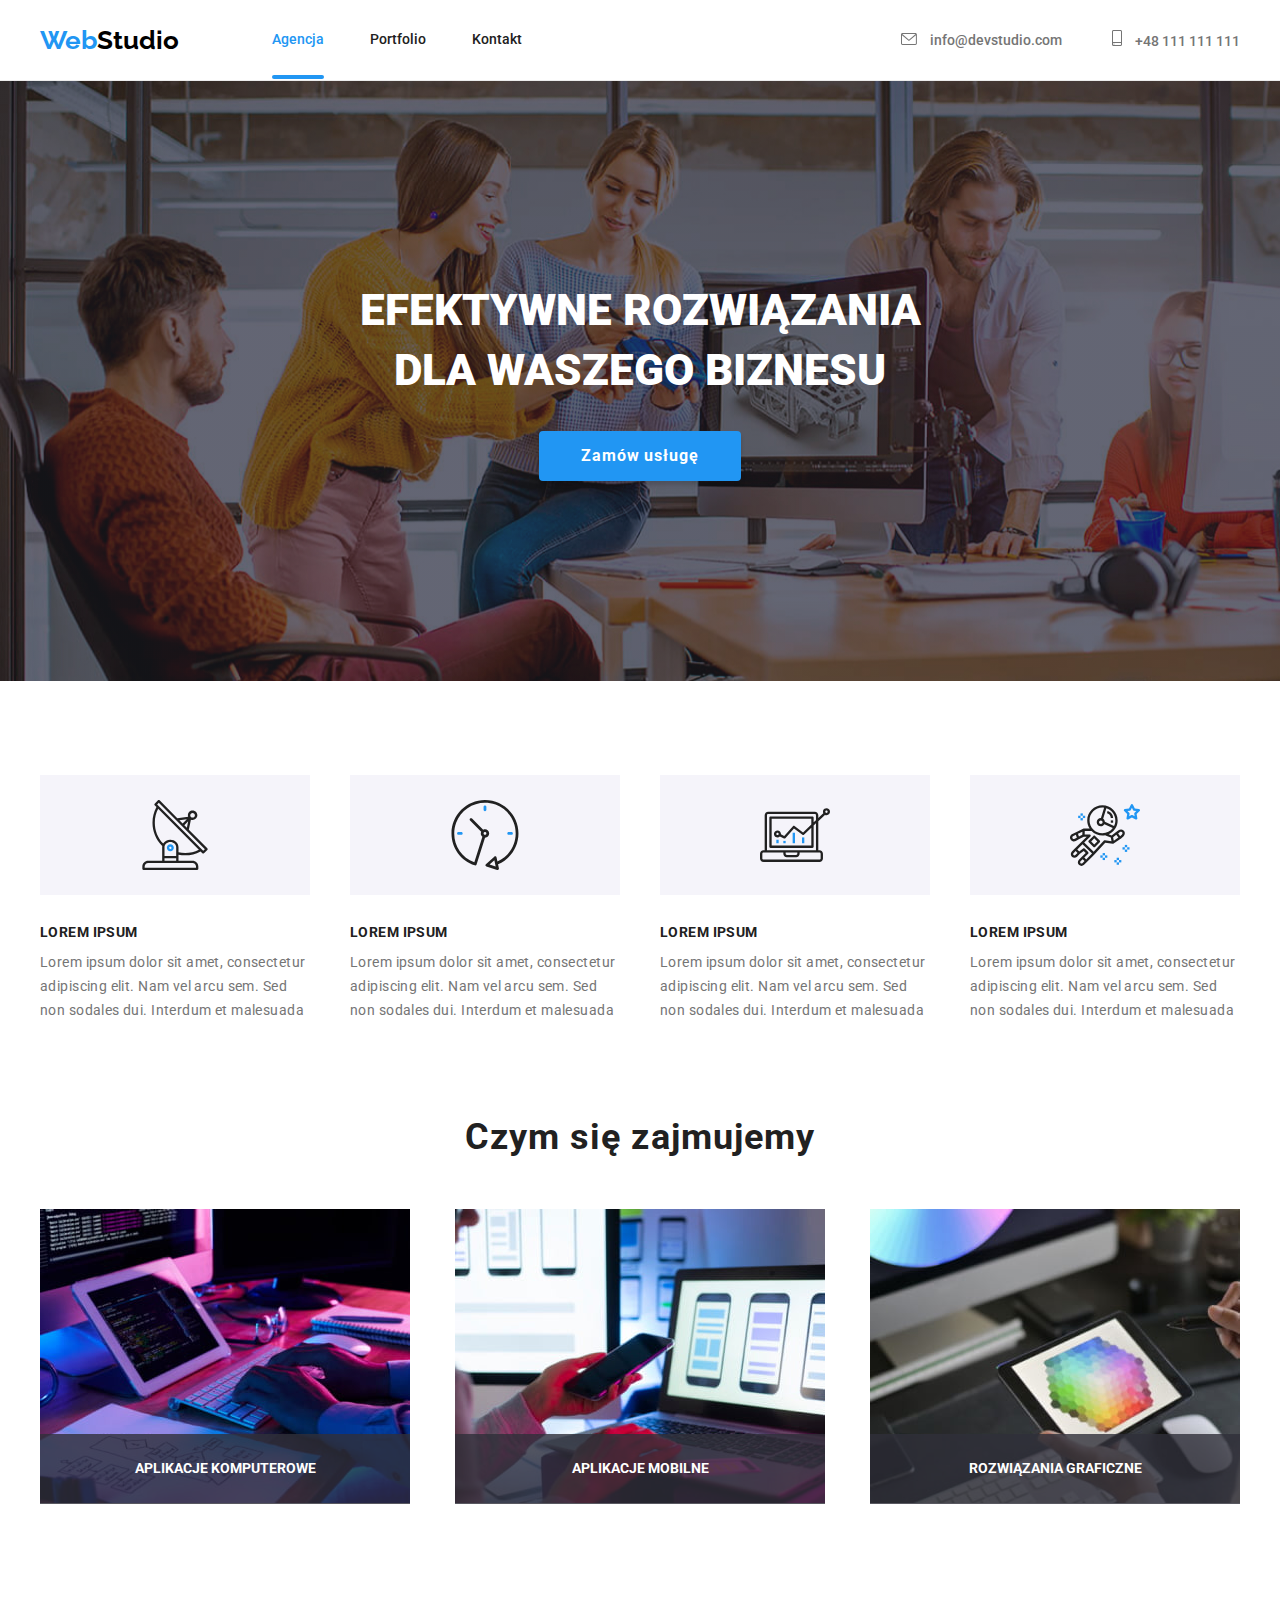
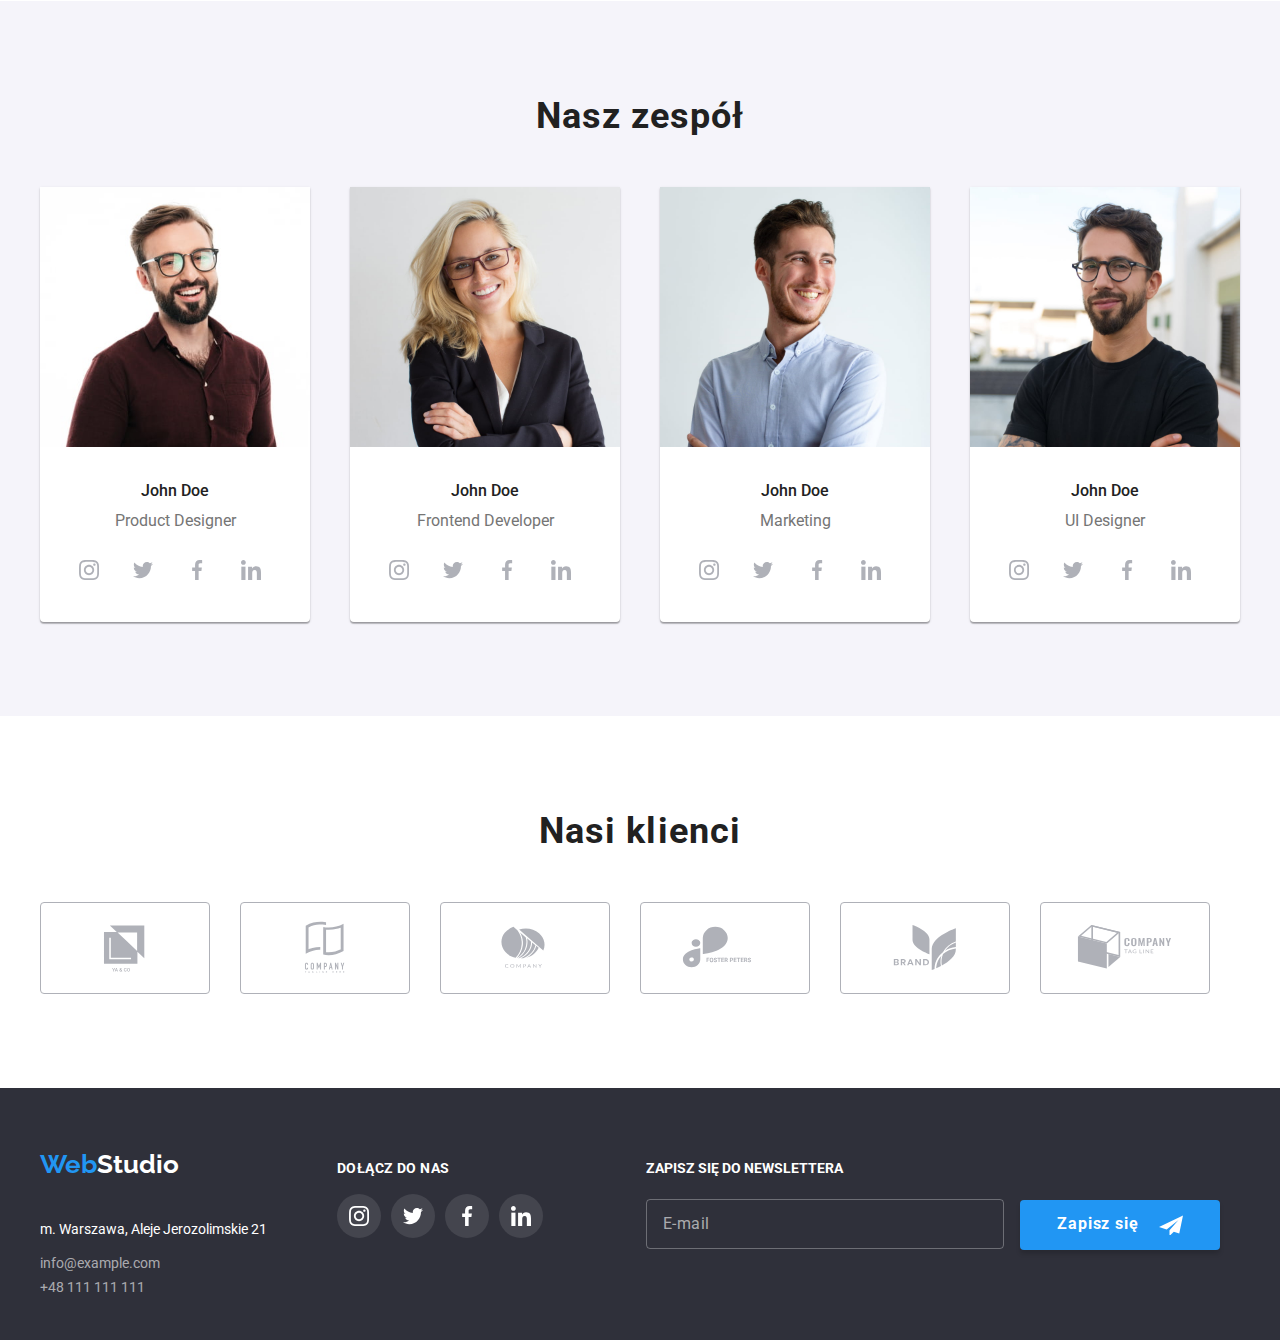
<file: index.html>
<!DOCTYPE html>
<html lang="pl">
  <head>
    <link
    rel="stylesheet"
    href="https://cdnjs.cloudflare.com/ajax/libs/modern-normalize/1.0.0/modern-normalize.min.css"
    />
    <meta charset="utf-8" />
    <meta http-equiv="x-ua-compatible" content="ie=edge" />
    <meta name="viewport" content="width=device-width, initial-scale=1.0" />
    <link rel="stylesheet" href="./css/main.min.css" />
    <link rel="preconnect" href="https://fonts.googleapis.com" />
    <link rel="preconnect" href="https://fonts.gstatic.com" crossorigin />
    <link
      href="https://fonts.googleapis.com/css2?family=Raleway:wght@700&family=Roboto:ital,wght@0,400;0,500;0,700;0,900;1,400;1,500;1,700;1,900&display=swap"
      rel="stylesheet"
    />
    <title>WebStudio</title>
  </head>

  <body>
    <!-- Header -->
    <header class="header">
      <div class="container header__section">
            <a
              class="logo link"
              href="https://vigab.github.io/goit-markup-hw-07/"
            >
              <h2 class="logo__part1">Web<span class="logo__part2">Studio</span></h2>
            </a>
            <nav>
              <ul class="nav__list">
                <li class="nav__item">
                  <a class="nav__link nav__link--acitvepage link" href="index.html">Agencja</a>
                </li>
                <li class="nav__item">
                  <a class="nav__link link" href="portfolio.html">Portfolio</a>
                </li>
                <li class="nav__item">
                  <a class="nav__link link" href="kontakt.html">Kontakt</a>
                </li>
              </ul>
            </nav>
            <ul class="contact">
              <li class="contact__item">
                <a class="contact__link link" href="mailto:info@devstudio.com">
                  <svg class="contact__icon" width="16px" height="12px">
                    <use href="./images/icons.svg#icon-email"></use>
                  </svg>
                info@devstudio.com</a>
              </li>
              <li class="contact__item">
                <a class="contact__link link" href="tel:+48111111111"
                  >
                  <svg class="contact__icon" width="10px" height="16px">
                    <use href="./images/icons.svg#icon-tel"></use>
                  </svg>
                  +48 111 111 111</a
                >
              </li>
            </ul>
      </div>
    </header>
    <main>
      <!-- Section Title -->
      <section class="hero section">
        <div class="container">
          <h1 class="hero__text">EFEKTYWNE ROZWIĄZANIA DLA WASZEGO BIZNESU</h1>
          <button type="button" class="button hero__button" data-modal-open>Zamów usługę
          </button>
        </div>
      </section>
      <!-- Section Info -->
      <section class="section assets">
        <div class="container">
          <ul class="assets__list">
            <li class="assets__item">
              <div class="assets__icon">
                <svg class="icon" width="70" height="70">
                  <use href="./images/icons.svg#icon-antenna"></use>
                </svg>
              </div>
              <h3 class="assets__text-title">LOREM IPSUM</h3>
              <p class="assets__text">
                Lorem ipsum dolor sit amet, consectetur adipiscing elit. Nam vel
                arcu sem. Sed non sodales dui. Interdum et malesuada
              </p>
            </li>
            <li class="assets__item">
              <div class="assets__icon">
                <svg class="icon" width="70" height="70">
                  <use href="./images/icons.svg#icon-clock"></use>
                </svg>
              </div>
              <h3 class="assets__text-title">LOREM IPSUM</h3>
              <p class="assets__text">
                Lorem ipsum dolor sit amet, consectetur adipiscing elit. Nam vel
                arcu sem. Sed non sodales dui. Interdum et malesuada
              </p>
            </li>
            <li class="assets__item">
              <div class="assets__icon">
                <svg class="icon" width="70" height="70">
                  <use href="./images/icons.svg#icon-diagram"></use>
                </svg>
              </div>
              <h3 class="assets__text-title">LOREM IPSUM</h3>
              <p class="assets__text">
                Lorem ipsum dolor sit amet, consectetur adipiscing elit. Nam vel
                arcu sem. Sed non sodales dui. Interdum et malesuada
              </p>
            </li>
            <li class="assets__item">
              <div class="assets__icon">
                <svg class="icon" width="70" height="70">
                  <use href="./images/icons.svg#icon-astronaut"></use>
                </svg>
              </div>
              <h3 class="assets__text-title">LOREM IPSUM</h3>
              <p class="assets__text">
                Lorem ipsum dolor sit amet, consectetur adipiscing elit. Nam vel
                arcu sem. Sed non sodales dui. Interdum et malesuada
              </p>
            </li>
          </ul>
        </div>
      </section>
      <!-- Section we do -->
      <section class="section we-do">
        <div class="container">
          <h2 class="section__title">Czym się zajmujemy</h2>
          <ul class="we-do__list">
            <li class="we-do__item">
              <img
                src="./images/1up.jpg"
                alt="praca przy komputerze 1"
                width="370"
                height="294"
              />
              <p class="we-do__addon">Aplikacje Komputerowe</p>
            </li>
            <li class="we-do__item">
              <img
                src="./images/2up.jpg"
                alt="praca przy komputerze 2"
                width="370"
                height="294"
              />
              <p class="we-do__addon">Aplikacje Mobilne</p>
            </li>
            <li class="we-do__item">
              <img
                src="./images/3up.jpg"
                alt="praca przy komputerze 3"
                width="370"
                height="294"
              />
              <p class="we-do__addon">Rozwiązania Graficzne</p>
            </li>
          </ul>
        </div>
      </section>
      <!-- Section Our Team-->
      <section class="team section">
        <div class="container">
          <h2 class="section__title">Nasz zespół</h2>
          <ul class="team__list">
            <li class="team__item">
              <figure class="team__image">
                <img
                  src="./images/1down.jpg"
                  alt="pracownik 1"
                  width="270"
                  height="260"
                />
                <figcaption>
                  <h4 class="team__name">John Doe</h4>
                  <p class="team__occupation">Product Designer</p>
                  <ul class="team-icons__list">
                    <li>
                      <a class="team-icons__item" href="">
                        <svg width="20" height="20">
                          <use
                            href="./images/icons.svg#icon-instagram"
                          ></use>
                        </svg>
                      </a>
                    </li>
                    <li>
                      <a class="team-icons__item" href="">
                        <svg width="20" height="20">
                          <use
                            href="./images/icons.svg#icon-twitter"
                          ></use>
                        </svg>
                      </a>
                    </li>
                    <li>
                      <a class="team-icons__item" href="">
                        <svg width="20" height="20">
                          <use
                            href="./images/icons.svg#icon-facebook"
                          ></use>
                        </svg>
                      </a>
                    </li>
                    <li>
                      <a class="team-icons__item" href="">
                        <svg width="20" height="20">
                          <use
                            href="./images/icons.svg#icon-linkedin"
                          ></use>
                        </svg>
                      </a>
                    </li>
                  </ul>
                </figcaption>
              </figure>
            </li>
            <li class="team__item">
              <figure class="team__image">
                <img
                  src="./images/2down.jpg"
                  alt="pracownik 1"
                  width="270"
                  height="260"
                />
                <figcaption>
                  <h4 class="team__name">John Doe</h4>
                  <p class="team__occupation">Frontend Developer</p>
                  <ul class="team-icons__list">
                    <li>
                      <a class="team-icons__item" href="">
                        <svg width="20" height="20">
                          <use
                            href="./images/icons.svg#icon-instagram"
                          ></use>
                        </svg>
                      </a>
                    </li>
                    <li>
                      <a class="team-icons__item" href="">
                        <svg width="20" height="20">
                          <use
                            href="./images/icons.svg#icon-twitter"
                          ></use>
                        </svg>
                      </a>
                    </li>
                    <li>
                      <a class="team-icons__item" href="">
                        <svg width="20" height="20">
                          <use
                            href="./images/icons.svg#icon-facebook"
                          ></use>
                        </svg>
                      </a>
                    </li>
                    <li>
                      <a class="team-icons__item" href="">
                        <svg width="20" height="20">
                          <use
                            href="./images/icons.svg#icon-linkedin"
                          ></use>
                        </svg>
                      </a>
                    </li>
                  </ul>
                </figcaption>
              </figure>
            </li>
            <li class="team__item">
              <figure class="team__image">
                <img
                  src="./images/3down.jpg"
                  alt="pracownik 1"
                  width="270"
                  height="260"
                />
                <figcaption>
                  <h4 class="team__name">John Doe</h4>
                  <p class="team__occupation">Marketing</p>
                  <ul class="team-icons__list">
                    <li>
                      <a class="team-icons__item" href="">
                        <svg width="20" height="20">
                          <use
                            href="./images/icons.svg#icon-instagram"
                          ></use>
                        </svg>
                      </a>
                    </li>
                    <li>
                      <a class="team-icons__item" href="">
                        <svg width="20" height="20">
                          <use
                            href="./images/icons.svg#icon-twitter"
                          ></use>
                        </svg>
                      </a>
                    </li>
                    <li>
                      <a class="team-icons__item" href="">
                        <svg width="20" height="20">
                          <use
                            href="./images/icons.svg#icon-facebook"
                          ></use>
                        </svg>
                      </a>
                    </li>
                    <li>
                      <a class="team-icons__item" href="">
                        <svg width="20" height="20">
                          <use
                            href="./images/icons.svg#icon-linkedin"
                          ></use>
                        </svg>
                      </a>
                    </li>
                  </ul>
                </figcaption>
              </figure>
            </li>
            <li class="team__item">
              <figure class="team__image">
                <img
                  src="./images/4down.jpg"
                  alt="pracownik 1"
                  width="270"
                  height="260"
                />
                <figcaption>
                  <h4 class="team__name">John Doe</h4>
                  <p class="team__occupation">UI Designer</p>
                  <ul class="team-icons__list">
                    <li>
                      <a class="team-icons__item" href="">
                        <svg width="20" height="20">
                          <use
                            href="./images/icons.svg#icon-instagram"
                          ></use>
                        </svg>
                      </a>
                    </li>
                    <li>
                      <a class="team-icons__item" href="">
                        <svg width="20" height="20">
                          <use
                            href="./images/icons.svg#icon-twitter"
                          ></use>
                        </svg>
                      </a>
                    </li>
                    <li>
                      <a class="team-icons__item" href="">
                        <svg width="20" height="20">
                          <use
                            href="./images/icons.svg#icon-facebook"
                          ></use>
                        </svg>
                      </a>
                    </li>
                    <li>
                      <a class="team-icons__item" href="">
                        <svg width="20" height="20">
                          <use
                            href="./images/icons.svg#icon-linkedin"
                          ></use>
                        </svg>
                      </a>
                    </li>
                  </ul>
                </figcaption>
              </figure>
            </li>
          </ul>
        </div>
      </section>
      <!-- Section Our Clients-->
      <section class="customers section">
        <div class="container">
          <h2 class="section__title">Nasi klienci</h2>
          <ul class="customers__list">
            <li>
              <a class="customers__item">
                <svg class="customers-icon" width="106" height="60">
                  <use href="./images/icons.svg#icon-logo1"></use>
                </svg>
              </a>
            </li>
            <li>
              <a class="customers__item">
                <svg class="customers-icon" width="106" height="60">
                  <use href="./images/icons.svg#icon-logo2"></use>
                </svg>
              </a>
            </li>
            <li>
              <a class="customers__item">
                <svg class="customers-icon" width="106" height="60">
                  <use href="./images/icons.svg#icon-logo3"></use>
                </svg>
              </a>
            </li>
            <li>
              <a class="customers__item">
                <svg class="customers-icon" width="106" height="60">
                  <use href="./images/icons.svg#icon-logo4"></use>
                </svg>
              </a>
            </li>
            <li>
              <a class="customers__item">
                <svg class="customers-icon" width="106" height="60">
                  <use href="./images/icons.svg#icon-logo5"></use>
                </svg>
              </a>
            </li>
            <li>
              <a class="customers__item">
                <svg class="customers-icon" width="106" height="60">
                  <use href="./images/icons.svg#icon-logo6"></use>
                </svg>
              </a>
            </li>
          </ul>
        </div>
      </section>
    </main>
    <!-- Footer -->
    <footer class="footer">
      <div class="container footer__container">
        <div class="footer__left-side">
          <a
          class="logo link"
          href="https://vigab.github.io/goit-markup-hw-07/"
        >
          <h2 class="logo__part1">Web<span class="logo__part2--color-white">Studio</span></h2>
        </a>
        <address>
          <ul>
            <li>
              <p class="footer__address link">m. Warszawa, Aleje Jerozolimskie 21</p>
            </li>
            <li>
              <a class="footer__contact link" href="info@example.com"
                >info@example.com</a
              >
            </li>
            <li>
              <a class="footer__contact link" href="tel:+48111111111"
                >+48 111 111 111</a
              >
            </li>
          </ul>
        </address>
        </div>
        <div class="footer__right-side">
          <h6 class="footer__join-us">DOŁĄCZ DO NAS</h6>
          <ul class="footer-social">
            <li>
              <a href="" class="footer-social__item">
                <svg class="footer-social__icon" width="20" height="20">
                  <use href="./images/icons.svg#icon-instagram"></use>
                </svg>
              </a>
            </li>
            <li>
              <a href="" class="footer-social__item">
                <svg class="footer-social__icon" width="20" height="20">
                  <use href="./images/icons.svg#icon-twitter"></use>
                </svg>
              </a>
            </li>
            <li>
              <a href="" class="footer-social__item">
                <svg class="footer-social__icon" width="20" height="20">
                  <use href="./images/icons.svg#icon-facebook"></use>
                </svg>
              </a>
            </li>
            <li>
              <a href="" class="footer-social__item">
                <svg class="footer-social__icon" width="20" height="20">
                  <use href="./images/icons.svg#icon-linkedin"></use>
                </svg>
              </a>
            </li>
          </ul>
        </div>
        <div class="newsletter">
          <p class="newsletter__text">Zapisz się do newslettera</p>
            <div class="newsletter__form">
              <label class="newsletter__label" for="newsletter-mail"></label>
              <input class="newsletter__input" type="email" name="newsletter-mail" id="newsletter-mail" placeholder="E-mail" required="required">
              <button class="button button__newsletter" type="submit">Zapisz się</button>
        </div>
        </div>
      </div>
    </footer>
    <!-- Modal-->
    <div class="backdrop is-hidden" data-modal>
      <div class="modal">
        <button type="button" class="close-btn" data-modal-close>
          <svg class="backdrop__icon" width="11" height="11">
            <use href="./images/icons.svg#icon-exit"></use>
          </svg>
        </button>
        <form class="form">
          <span class="form__title">Zostaw swoje dane w formularzu poniżej</span>
          <div class="form__field form--margin-top">
            <label class="form__label" for="name">Imie</label>
            <input id="name" class="form__input" type="text" name="name" required="required">
            <svg class="form__icon" width="12" height="12">
              <use href="./images/icons.svg#icon-name"></use>
            </svg>
          </div>
          <div class="form__field">
            <label class="form__label" for="tel">Telefon</label>
            <input id="tel" class="form__input" type="tel" name="tel" required="required">
            <svg class="form__icon" width="12" height="12">
              <use href="./images/icons.svg#icon-phone"></use>
            </svg>
          </div>
          <div class="form__field">
            <label class="form__label" for="email">Email</label>
            <input id="email" class="form__input" type="email" name="email" required="required">
            <svg class="form__icon" width="12" height="12">
              <use href="./images/icons.svg#icon-mail">hfghfgfdg</use>
            </svg>
          </div>
          <div class="form__field">
            <label class="form__comment-label" for="comment">Komentarz</label>
            <textarea id="comment" class="form__comment" name="comment" rows="9" placeholder="Wprowadź tekst"></textarea>
          </div>
          <div class="form__accept">
            <label class="rules__label" for="rules">
              <input id="rules" class="form__checkbox" type="checkbox" name="rules" required="required">
              <span class="icon__check"></span>
              Oświadczam iż akceptuję <a class="rules__link" href="">Regulamin</a> i <a class="rules__policy" href="">Politykę Prywatności.</a>
            </label>
          </div>
          <button class="button__form button" type="submit">Wyślij</button>
        </form>
      </div>
    </div>
    <script src="./js/modal.js"></script>
  </body>
</html>
</file>
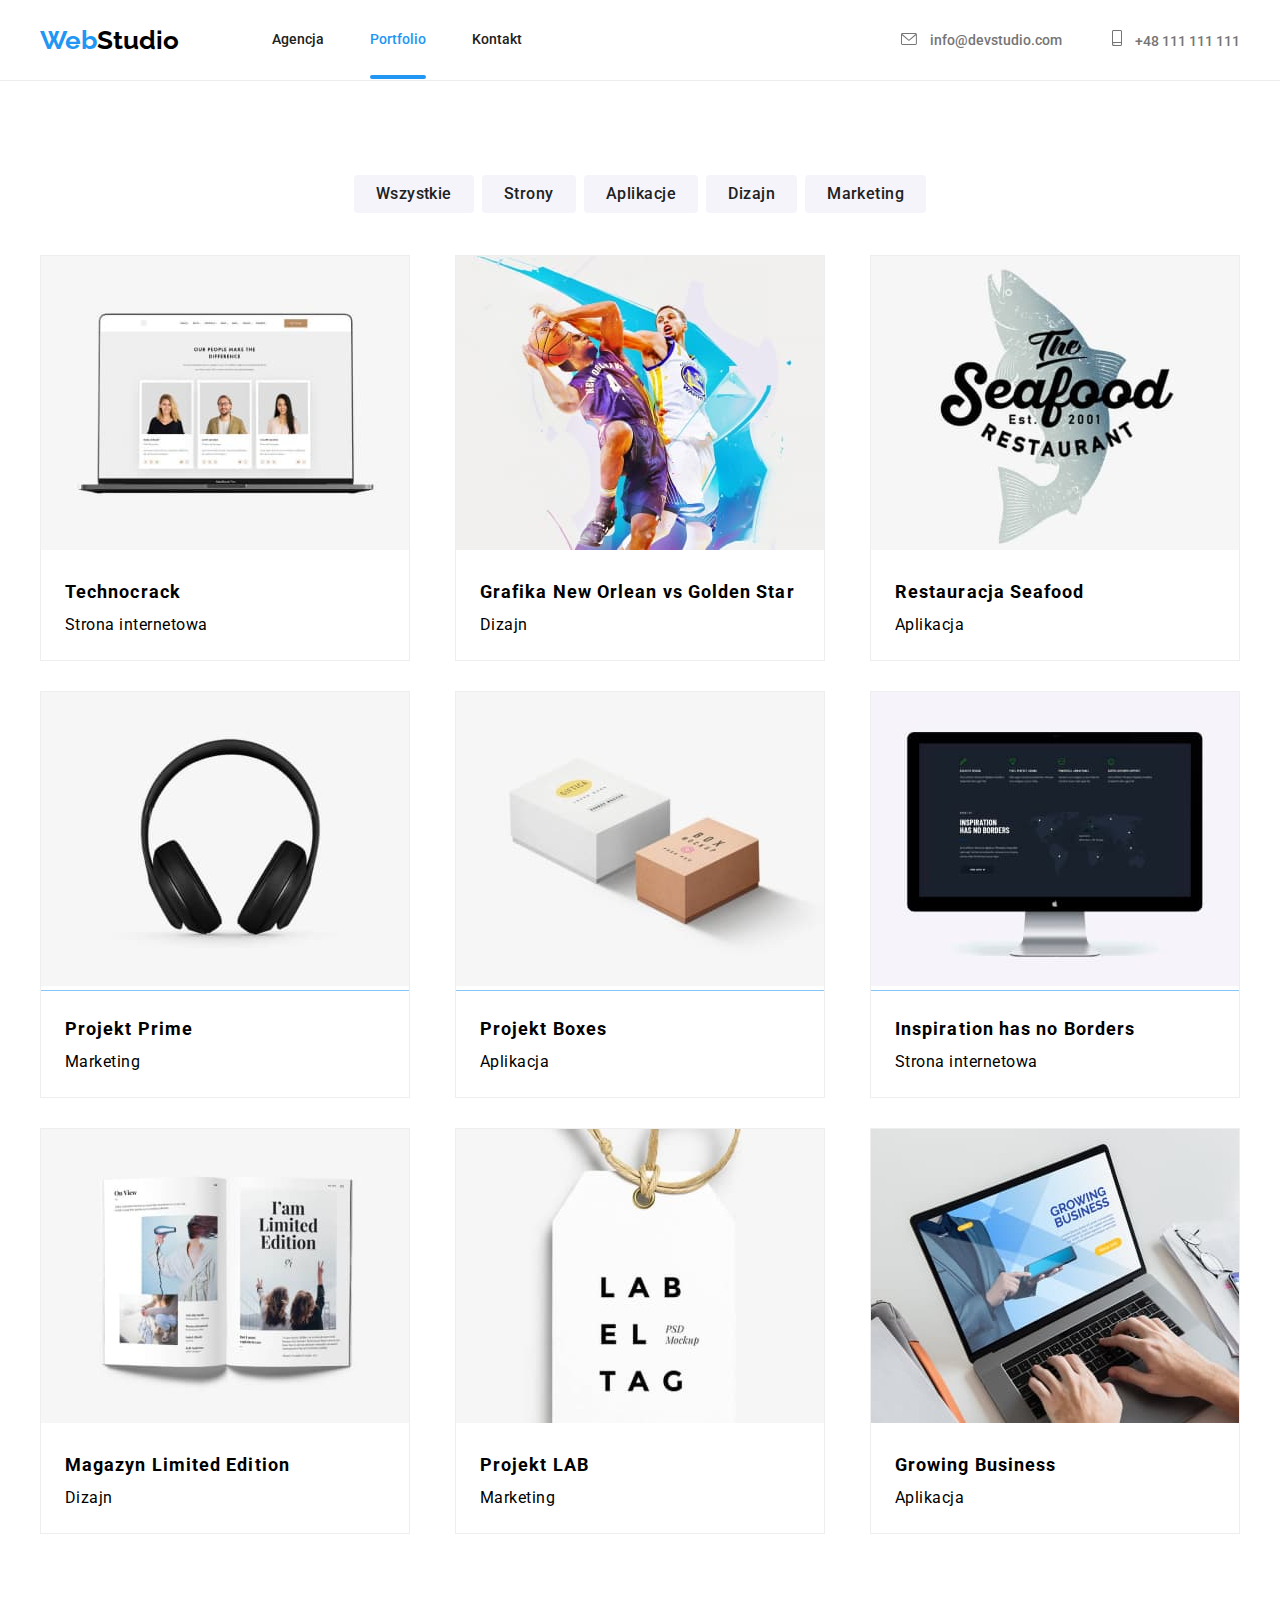
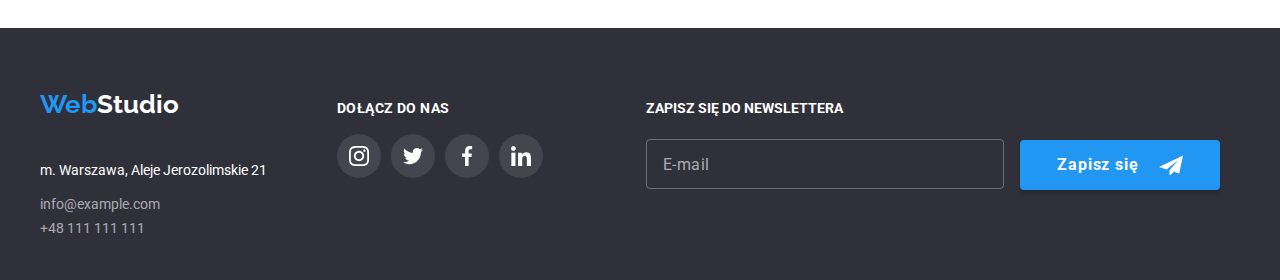
<file: portfolio.html>
<!DOCTYPE html>
<html lang="pl">
  <head>
    <link
    rel="stylesheet"
    href="https://cdnjs.cloudflare.com/ajax/libs/modern-normalize/1.0.0/modern-normalize.min.css"
    />
    <meta charset="utf-8" />
    <meta http-equiv="x-ua-compatible" content="ie=edge" />
    <meta name="viewport" content="width=device-width, initial-scale=1.0" />
    <link rel="stylesheet" href="./css/main.min.css" />
    <link rel="preconnect" href="https://fonts.googleapis.com" />
    <link rel="preconnect" href="https://fonts.gstatic.com" crossorigin />
    <link
      href="https://fonts.googleapis.com/css2?family=Raleway:wght@700&family=Roboto:ital,wght@0,400;0,500;0,700;0,900;1,400;1,500;1,700;1,900&display=swap"
      rel="stylesheet"
    />
    <title>WebStudio</title>
  </head>

  <body>
    <!-- Header -->
    <header class="header">
      <div class="container header__section">
            <a
              class="logo link"
              href="https://vigab.github.io/goit-markup-hw-07/"
            >
              <h2 class="logo__part1">Web<span class="logo__part2">Studio</span></h2>
            </a>
            <nav>
              <ul class="nav__list">
                <li class="nav__item">
                  <a class="nav__link link" href="index.html">Agencja</a>
                </li>
                <li class="nav__item">
                  <a class="nav__link link nav__link--acitvepage" href="portfolio.html">Portfolio</a>
                </li>
                <li class="nav__item">
                  <a class="nav__link link" href="kontakt.html">Kontakt</a>
                </li>
              </ul>
            </nav>
            <ul class="contact">
              <li class="contact__item">
                <a class="contact__link link" href="mailto:info@devstudio.com">
                  <svg class="contact__icon" width="16px" height="12px">
                    <use href="./images/icons.svg#icon-email"></use>
                  </svg>
                info@devstudio.com</a>
              </li>
              <li class="contact__item">
                <a class="contact__link link" href="tel:+48111111111"
                  >
                  <svg class="contact__icon" width="10px" height="16px">
                    <use href="./images/icons.svg#icon-tel"></use>
                  </svg>
                  +48 111 111 111</a
                >
              </li>
            </ul>
      </div>
    </header>
    <main>
      <!--Portfolio Buttons -->
      <section class="portfolio-buttons section">
        <div class="container">
          <ul class="portfolio-buttons__list">
            <li class="portfolio-buttons__item">
              <button type="button" class="button__portfolio">
                <span class="portfolio-buttons__text">Wszystkie</span>
              </button>
            </li>
            <li class="portfolio-buttons__item">
              <button type="button" class="button__portfolio">
                <span class="portfolio-buttons__text">Strony</span>
              </button>
            </li>
            <li class="portfolio-buttons__item">
              <button type="button" class="button__portfolio">
                <span class="portfolio-buttons__text">Aplikacje</span>
              </button>
            </li>
            <li class="portfolio-buttons__item">
              <button type="button" class="button__portfolio">
                <span class="portfolio-buttons__text">Dizajn</span>
              </button>
            </li>
            <li class="portfolio-buttons__item">
              <button type="button" class="button__portfolio">
                <span class="portfolio-buttons__text">Marketing</span>
              </button>
            </li>
          </ul>
        </div>
      <!--Portfolio Projects -->
        <div class="container portfolio-projects">
          <ul class="portfolio-projects__list">
            <li class="portfolio-projects__item">
              <div>
              <figure class="portfolio-projects__image">
                <img
                  src="./images/technocrack.jpg"
                  alt="projekt strony internetowej"
                  width="370"
                  height="294"
                />
                <div class="portfolio-projects__overlay">
                  <p class="portfolio-projects__text">
                    Technocrack jest popularną platformą wykorzystywaną do rozpowrzechniania
                    koronawirusa. Firmy wykorzustuję tę platformę do celów szpiegowskich
                    i ataków na niezabezpieczone serwery konkurencji
                  </p>
                </div>
              </div>
                <figcaption class="portfolio-projects__caption">
                  <h4 class="portfolio-projects__name">Technocrack</h4>
                  <p class="portfolio-projects__affiliation">Strona internetowa</p>
                </figcaption>
              </figure>
            </li>
            <li class="portfolio-projects__item">
              <div>
              <figure class="portfolio-projects__image">
                <img
                  src="./images/grafika-new-orlean.jpg"
                  alt="zawodnicy koszykówki"
                  width="370"
                  height="294"
                />
                <div class="portfolio-projects__overlay">
                  <p class="portfolio-projects__text">
                    Technocrack jest popularną platformą wykorzystywaną do rozpowrzechniania
                    koronawirusa. Firmy wykorzustuję tę platformę do celów szpiegowskich
                    i ataków na niezabezpieczone serwery konkurencji
                  </p>
                </div>
              </div>
                <figcaption class="portfolio-projects__caption">
                  <h4 class="portfolio-projects__name">
                    Grafika New Orlean vs Golden Star
                  </h4>
                  <p class="portfolio-projects__affiliation">Dizajn</p>
                </figcaption>
              </figure>
            </li>
            <li class="portfolio-projects__item">
              <div>
              <figure class="portfolio-projects__image">
                <img
                  src="./images/restauracja-apka.jpg"
                  alt="logo restauracji"
                  width="370"
                  height="294"
                />
                <div class="portfolio-projects__overlay">
                  <p class="portfolio-projects__text">
                    Technocrack jest popularną platformą wykorzystywaną do rozpowrzechniania
                    koronawirusa. Firmy wykorzustuję tę platformę do celów szpiegowskich
                    i ataków na niezabezpieczone serwery konkurencji
                  </p>
                </div>
              </div>
                <figcaption class="portfolio-projects__caption">
                  <h4 class="portfolio-projects__name">Restauracja Seafood</h4>
                  <p class="portfolio-projects__affiliation">Aplikacja</p>
                </figcaption>
              </figure>
            </li>
            <li class="portfolio-projects__item">
              <div>
              <figure class="portfolio-projects__image">
                <img
                  src="./images/projekt-prime.jpg"
                  alt="słuchawki"
                  width="370"
                  height="294"
                />
                <div class="portfolio-projects__overlay">
                  <p class="portfolio-projects__text">
                    Technocrack jest popularną platformą wykorzystywaną do rozpowrzechniania
                    koronawirusa. Firmy wykorzustuję tę platformę do celów szpiegowskich
                    i ataków na niezabezpieczone serwery konkurencji
                  </p>
                </div>
              </div>
                <figcaption class="portfolio-projects__caption">
                  <h4 class="portfolio-projects__name">Projekt Prime</h4>
                  <p class="portfolio-projects__affiliation">Marketing</p>
                </figcaption>
              </figure>
            </li>
            <li class="portfolio-projects__item">
              <div>
              <figure class="portfolio-projects__image">
                <img
                  src="./images/projekt-boxes.jpg"
                  alt="pudełka"
                  width="370"
                  height="294"
                />
                <div class="portfolio-projects__overlay">
                  <p class="portfolio-projects__text">
                    Technocrack jest popularną platformą wykorzystywaną do rozpowrzechniania
                    koronawirusa. Firmy wykorzustuję tę platformę do celów szpiegowskich
                    i ataków na niezabezpieczone serwery konkurencji
                  </p>
                </div>
              </div>
                <figcaption class="portfolio-projects__caption">
                  <h4 class="portfolio-projects__name">Projekt Boxes</h4>
                  <p class="portfolio-projects__affiliation">Aplikacja</p>
                </figcaption>
              </figure>
            </li>
            <li class="portfolio-projects__item">
              <div>
              <figure class="portfolio-projects__image">
                <img
                  src="./images/isnpiration.jpg"
                  alt="ekran komputerowy"
                  width="370"
                  height="294"
                />
                <div class="portfolio-projects__overlay">
                  <p class="portfolio-projects__text">
                    Technocrack jest popularną platformą wykorzystywaną do rozpowrzechniania
                    koronawirusa. Firmy wykorzustuję tę platformę do celów szpiegowskich
                    i ataków na niezabezpieczone serwery konkurencji
                  </p>
                </div>
              </div>
                <figcaption class="portfolio-projects__caption">
                  <h4 class="portfolio-projects__name">Inspiration has no Borders</h4>
                  <p class="portfolio-projects__affiliation">Strona internetowa</p>
                </figcaption>
              </figure>
            </li>
            <li class="portfolio-projects__item">
              <div>
              <figure class="portfolio-projects__image">
                <img
                  src="./images/magazyn.jpg"
                  alt="magazyn"
                  width="370"
                  height="294"
                />
                <div class="portfolio-projects__overlay">
                  <p class="portfolio-projects__text">
                    Technocrack jest popularną platformą wykorzystywaną do rozpowrzechniania
                    koronawirusa. Firmy wykorzustuję tę platformę do celów szpiegowskich
                    i ataków na niezabezpieczone serwery konkurencji
                  </p>
                </div>
              </div>
                <figcaption class="portfolio-projects__caption">
                  <h4 class="portfolio-projects__name">Magazyn Limited Edition</h4>
                  <p class="portfolio-projects__affiliation">Dizajn</p>
                </figcaption>
              </figure>
            </li>
            <li class="portfolio-projects__item">
              <div>
              <figure class="portfolio-projects__image">
                <img
                  src="./images/projekt-lab.jpg"
                  alt="eytkieta"
                  width="370"
                  height="294"
                />
                <div class="portfolio-projects__overlay">
                  <p class="portfolio-projects__text">
                    Technocrack jest popularną platformą wykorzystywaną do rozpowrzechniania
                    koronawirusa. Firmy wykorzustuję tę platformę do celów szpiegowskich
                    i ataków na niezabezpieczone serwery konkurencji
                  </p>
                </div>
              </div>
                <figcaption class="portfolio-projects__caption">
                  <h4 class="portfolio-projects__name">Projekt LAB</h4>
                  <p class="portfolio-projects__affiliation">Marketing</p>
                </figcaption>
              </figure>
            </li>
            <li class="portfolio-projects__item">
              <div>
              <figure class="portfolio-projects__image">
                <img
                  src="./images/growing.jpg"
                  alt="laptop"
                  width="370"
                  height="294"
                />
                <div class="portfolio-projects__overlay">
                  <p class="portfolio-projects__text">
                    Technocrack jest popularną platformą wykorzystywaną do rozpowrzechniania
                    koronawirusa. Firmy wykorzustuję tę platformę do celów szpiegowskich
                    i ataków na niezabezpieczone serwery konkurencji
                  </p>
                </div>
              </div>
                <figcaption class="portfolio-projects__caption">
                  <h4 class="portfolio-projects__name">Growing Business</h4>
                  <p class="portfolio-projects__affiliation">Aplikacja</p>
                </figcaption>
              </figure>
            </li>
          </ul> 
        </div>
      </section>
    </main>
    <!-- Footer -->
    <footer class="footer">
      <div class="container footer__container">
        <div class="footer__left-side">
          <a
          class="logo link"
          href="https://vigab.github.io/goit-markup-hw-07/"
        >
          <h2 class="logo__part1">Web<span class="logo__part2--color-white">Studio</span></h2>
        </a>
        <address>
          <ul>
            <li>
              <p class="footer__address link">m. Warszawa, Aleje Jerozolimskie 21</p>
            </li>
            <li>
              <a class="footer__contact link" href="info@example.com"
                >info@example.com</a
              >
            </li>
            <li>
              <a class="footer__contact link" href="tel:+48111111111"
                >+48 111 111 111</a
              >
            </li>
          </ul>
        </address>
        </div>
        <div class="footer__right-side">
          <h6 class="footer__join-us">DOŁĄCZ DO NAS</h6>
          <ul class="footer-social">
            <li>
              <a href="" class="footer-social__item">
                <svg class="footer-social__icon" width="20" height="20">
                  <use href="./images/icons.svg#icon-instagram"></use>
                </svg>
              </a>
            </li>
            <li>
              <a href="" class="footer-social__item">
                <svg class="footer-social__icon" width="20" height="20">
                  <use href="./images/icons.svg#icon-twitter"></use>
                </svg>
              </a>
            </li>
            <li>
              <a href="" class="footer-social__item">
                <svg class="footer-social__icon" width="20" height="20">
                  <use href="./images/icons.svg#icon-facebook"></use>
                </svg>
              </a>
            </li>
            <li>
              <a href="" class="footer-social__item">
                <svg class="footer-social__icon" width="20" height="20">
                  <use href="./images/icons.svg#icon-linkedin"></use>
                </svg>
              </a>
            </li>
          </ul>
        </div>
        <div class="newsletter">
          <p class="newsletter__text">Zapisz się do newslettera</p>
            <div class="newsletter__form">
              <label class="newsletter__label" for="newsletter-mail"></label>
              <input class="newsletter__input" type="email" name="newsletter-mail" id="newsletter-mail" placeholder="E-mail" required="required">
              <button class="button button__newsletter" type="submit">Zapisz się</button>
        </div>
        </div>
      </div>
    </footer>
  </body>
</html>
</file>
<file: css/main.min.css>
body{font-family:"Roboto";color:#000;margin:0}*,*::before,*::after{box-sizing:border-box}ul{list-style-type:none}.link{text-decoration:none}h1,h2,h3,h4,h5,h6,p,ul{margin:0;padding:0}.container{max-width:1200px;margin:0 auto}.section{padding-top:94px;padding-bottom:94px}:root{--main-accent-color: #2196F3;--dark-text-color: #212121;--main-color: #757575;--background-dark-color: #2F303A;--button-portfolio-color: #F5F4FA;--background-light-color: #F5F4FA;--social-icon-color: #AFB1B8}.is-hidden{opacity:0;visibility:hidden;pointer-events:none}.section__title{font-size:36px;font-weight:700;text-align:center;color:var(--dark-text-color);line-height:1.17em;margin-bottom:50px;letter-spacing:.03em}.button{cursor:pointer;font-size:16px;font-weight:700;text-align:center;box-shadow:0px 4px 4px rgba(0,0,0,.15);border-radius:4px;transition:250ms cubic-bezier(0.4, 0, 0.2, 1);letter-spacing:.06em}.button__newsletter{display:inline-flex;align-items:center;justify-content:center;border:none;margin-left:0px;padding:8px 29px;background-color:var(--main-accent-color);box-shadow:0px 4px 4px rgba(0,0,0,.15);color:#fff;min-height:43px;margin-left:12px;width:200px;height:50px}.button__newsletter:focus,.button__newsletter:hover{background-color:rgba(33,150,243,.8);box-shadow:0px 4px 4px rgba(0,0,0,.25)}.button__newsletter::after{content:"";display:inline-block;width:24px;height:20px;margin-left:10px;background-image:url(../images/newsletter-button.svg);margin-left:20px}.button__form{display:flex;align-items:center;justify-content:center;margin:0 auto;padding:10px 56px;border:none;text-decoration:none;font-family:"Roboto";font-style:normal;line-height:1.87;background-color:var(--main-accent-color);color:#fff;transition:background-color 250ms cubic-bezier(0.4, 0, 0.2, 1)}.button__form:hover,.button__form:focus{background-color:rgba(33,150,243,.8)}.button__portfolio{background-color:var(--button-portfolio-color);cursor:pointer;border:0px;padding:6px 22px;border-radius:4px;transition:250ms cubic-bezier(0.4, 0, 0.2, 1)}.button__portfolio:hover,.button__portfolio:focus{background-color:var(--main-accent-color);box-shadow:0px 4px 4px rgba(0,0,0,.25)}.button__portfolio:hover>span,.button__portfolio:focus>span{color:#fff}.hero__button{background-color:var(--main-accent-color);border:0px;color:#fff;line-height:1.875em;padding:10px 42px}.hero__button:hover,.hero__button:focus{background-color:rgba(33,150,243,.8);box-shadow:0px 4px 4px rgba(0,0,0,.25)}.close-btn{position:absolute;display:flex;align-items:center;justify-content:center;top:8px;right:8px;width:30px;height:30px;background-color:#fff;border:1px solid rgba(0,0,0,.1);border-radius:50%;cursor:pointer;transition:250ms cubic-bezier(0.4, 0, 0.2, 1)}.close-btn:focus,.close-btn:hover{color:var(--main-blue);border-color:var(--main-blue);fill:var(--main-blue)}.header{margin-left:0;border-bottom:1px solid #ececec;background:#fff}.header__section{display:flex;align-items:center;height:80px}.logo{margin-right:93px}.logo__part1{color:var(--main-accent-color);font-size:26px;font-family:"Raleway";font-weight:700;line-height:1.19;font-weight:700;font-style:normal}.logo__part2{color:#000}.nav__list{font-weight:500;font-size:14px;line-height:1.14;align-items:center;display:flex}.nav__link{margin-right:46px;position:relative;color:var(--dark-text-color);transition:250ms cubic-bezier(0.4, 0, 0.2, 1)}.nav__link:focus,.nav__link:hover{color:var(--main-accent-color)}.nav__link--acitvepage{color:var(--main-accent-color)}.nav__link--acitvepage::after{content:"";position:absolute;display:block;width:100%;height:4px;border-radius:2px;bottom:-32px;background-color:var(--main-accent-color)}.contact{display:flex;flex-wrap:wrap;align-items:center;margin-left:auto}.contact__item:first-child{margin-right:50px}.contact__icon{fill:currentColor;margin-right:10px}.contact__icon:hover,.contact__icon:focus{fill:currentColor}.contact__link{transition:250ms cubic-bezier(0.4, 0, 0.2, 1);font-weight:500;font-size:14px;line-height:1.14em;color:var(--main-color)}.contact__link:hover,.contact__link:focus{color:var(--main-accent-color);fill:var(--main-accent-color)}.test{display:flex;flex-wrap:wrap;align-items:center;list-style:none}.hero{background-color:var(--background-dark);text-align:center;padding:200px 0;background-image:linear-gradient(rgba(47, 48, 58, 0.4), rgba(47, 48, 58, 0.4)),url(../images/background.jpg);background-size:cover}.hero__text{color:#fff;font-size:44px;font-weight:900;text-align:center;line-height:1.36em;max-width:600px;margin:0 auto 30px}.assets{padding-bottom:0px}.assets__list{display:flex;list-style-type:none;flex-wrap:wrap;margin-bottom:-30px;justify-content:space-between}.assets__item{margin-bottom:30px;max-width:270px}.assets__text-title{font-weight:700;font-size:14px;text-transform:uppercase;color:var(--dark-text-color);line-height:1.14em;margin-bottom:10px;letter-spacing:.03em}.assets__text{font-size:14px;color:var(--main-color);line-height:1.71em;letter-spacing:.03em}.assets__icon{display:flex;width:270px;height:120px;align-items:center;justify-content:center;flex-direction:column;margin-bottom:30px;background-color:var(--background-light-color)}.we-do__list{display:flex;flex-wrap:wrap;margin-bottom:-30px;justify-content:space-between}.we-do__item{margin-bottom:30px;position:relative}.we-do__addon{width:100%;position:absolute;bottom:3px;left:0;padding:27px 0px;font-weight:bold;font-size:14px;line-height:1.14;text-align:center;text-transform:uppercase;color:#fff;background-color:rgba(47,48,58,.8)}.team{background-color:var(--background-light-color)}.team__list{list-style-type:none;display:flex;flex-wrap:wrap;justify-content:space-between}.team__item{background-color:#fff;text-align:center;box-shadow:0px 1px 3px rgba(0,0,0,.12),0px 1px 1px rgba(0,0,0,.14),0px 2px 1px rgba(0,0,0,.2);border-radius:0px 0px 4px 4px}.team__image{margin:0px}.team__name{font-weight:500;font-size:16px;text-align:center;color:var(--dark-text-color);line-height:1.19em;padding-top:30px;margin-bottom:10px}.team__occupation{font-size:16px;text-align:center;color:var(--main-color);line-height:1.19em;padding-bottom:18px}.team-icons__list{display:flex;justify-content:center;padding-bottom:30px}.team-icons__item{display:flex;align-items:center;justify-content:center;fill:var(--social-icon-color);width:44px;height:44px;border-radius:50%;margin-right:10px;transition:250ms cubic-bezier(0.4, 0, 0.2, 1)}.team-icons__item:hover,.team-icons__item:focus{background-color:var(--main-accent-color);fill:#fff}.customers__list{display:flex;justify-content:center}.customers__item{display:flex;align-items:center;justify-content:center;cursor:pointer;fill:var(--social-icon-color);width:170px;height:92px;border:1px solid #afb1b8;border-radius:4px;margin-right:30px;transition:250ms cubic-bezier(0.4, 0, 0.2, 1)}.customers__item:hover,.customers__item:focus{border-color:var(--main-accent-color);fill:var(--main-accent-color)}.footer{height:252px;background-color:var(--background-dark-color);padding:60px 0}.footer__container{display:flex;align-items:baseline}.footer__left-side{margin-right:70px}.footer .logo__part2--color-white{color:#fff}.footer__address{color:#fff;transition:250ms cubic-bezier(0.4, 0, 0.2, 1);font-size:14px;line-height:1.71em;font-style:normal;padding-top:20px;padding-bottom:10px}.footer__address:focus,.footer__address:hover{color:var(--main-accent-color);cursor:pointer}.footer__contact{color:rgba(255,255,255,.6);transition:250ms cubic-bezier(0.4, 0, 0.2, 1);font-size:14px;line-height:1.71em;font-style:normal}.footer__contact:focus,.footer__contact:hover{color:var(--main-accent-color)}.footer__join-us{color:#fff;font-family:"Roboto";font-style:normal;font-weight:700;font-size:14px;line-height:16px;letter-spacing:.03em;text-transform:uppercase}.footer-social{display:flex;justify-content:center;margin-top:18px;margin-right:93px}.footer-social__item{fill:#fff;background:rgba(255,255,255,.1);margin-right:10px;display:flex;align-items:center;justify-content:center;width:44px;height:44px;border-radius:50%;transition:250ms cubic-bezier(0.4, 0, 0.2, 1)}.footer-social__item:hover,.footer-social__item:focus{background-color:var(--main-accent-color)}.newsletter__text{padding:20px 0px 10px 0px;margin-bottom:20px;font-weight:700;font-size:14px;line-height:1.14px;text-transform:uppercase;color:#fff}.newsletter__input{width:358px;margin:0;padding:13px 16px;border-radius:4px;border:1px solid rgba(255,255,255,.3);background-color:var(--background-dark);color:#fff;height:50px}.newsletter__input::placeholder{font-size:16px;line-height:1.25;color:rgba(255,255,255,.6);letter-spacing:.03em}.modal{width:528px;min-height:581px;background-color:#fff;position:relative;transform:scale(1);transition:1000ms cubic-bezier(0.04, 0.25, 0.2, 1);box-shadow:0px 1px 3px rgba(0,0,0,.12),0px 1px 1px rgba(0,0,0,.14),0px 2px 1px rgba(0,0,0,.2);border-radius:4px}.backdrop{position:fixed;display:flex;align-items:center;justify-content:center;width:100vw;height:100vh;background-color:rgba(0,0,0,.2);top:0;transition:500ms}.form{width:528px;margin-left:auto;margin-right:auto;padding:40px}.form__input:focus+.form__icon{fill:var(--main-accent-color)}.form--margin-top{margin-top:12px}.form__title{padding-left:30px;font-weight:bold;font-size:20px;line-height:1.15;letter-spacing:.03em;color:var(--lighter-black)}.form__field{position:relative;display:flex;flex-direction:column;margin-bottom:10px}.form__label,.form__comment-label{font-size:12px;line-height:1.17;letter-spacing:.01em;color:var(--main-grey);margin-bottom:4px}.form__input{width:100%;margin:0;padding:11px 42px;border:1px solid rgba(33,33,33,.2);border-radius:4px;transition:border-color 250ms cubic-bezier(0.4, 0, 0.2, 1)}.form__input:focus{outline:none;border-color:var(--main-accent-color)}.form__icon{position:absolute;top:50%;left:15px;transform:translateY(25%);display:inline-block}.form__field{position:relative;display:flex;flex-direction:column;margin-bottom:10px}.form__comment-label{font-size:12px;line-height:1.17;letter-spacing:.01em;color:var(--main-grey);margin-bottom:4px}.form__comment{resize:none;border:1px solid rgba(33,33,33,.2);border-radius:4px;padding:12px 16px;font-size:12px;line-height:1.17;letter-spacing:.01em;height:120px;transition:border-color 250ms cubic-bezier(0.4, 0, 0.2, 1)}.form__comment:focus{outline:none;border-color:var(--main-accent-color)}.form__accept{padding-left:14px;margin-top:25px;margin-bottom:30px}.form__checkbox{position:absolute;width:1px;height:1px;margin:-1px;padding:0;overflow:hidden;border:0;clip:rect(0 0 0 0)}.form__checkbox:checked+.icon__check{background-image:url(../images/check.svg);background-position:center;background-repeat:no-repeat;background-color:var(--main-accent-color);background-origin:border-box;border-color:var(--main-accent-color)}.icon__check{display:inline-block;width:16px;height:15px;border:2px solid #212121;border-radius:2px;margin-right:7px}.rules__label{display:flex;align-items:center;font-size:14px;line-height:1.71;color:var(--dark-text-color)}.rules__link,.rules__policy{margin-left:4px;margin-right:4px;color:#2196f3}.portfolio-buttons__list{display:flex;justify-content:center;list-style-type:none;flex-wrap:wrap;margin-left:-8px;margin-bottom:-8px;padding-bottom:50px}.portfolio-buttons__item{margin-left:8px}.portfolio-buttons__text{font-size:16px;font-weight:500;line-height:1.62em;color:var(--dark-text-color);text-align:center;letter-spacing:.03em}.portfolio-projects__list{list-style-type:none;display:flex;flex-wrap:wrap;margin-bottom:-30px;justify-content:space-between}.portfolio-projects__item{margin-bottom:30px;max-width:370px;border:1px solid #eee;transition:250ms cubic-bezier(0.4, 0, 0.2, 1)}.portfolio-projects__item:hover{box-shadow:0px 4px 4px rgba(0,0,0,.25);cursor:pointer}.portfolio-projects__item:hover .portfolio-projects__overlay{transform:translateY(0)}.portfolio-projects__image{margin:0px;position:relative;overflow:hidden}.portfolio-projects__overlay{content:"";position:absolute;width:100%;height:100%;top:0;left:0;background-color:rgba(33,150,243,.9);transform:translateY(100%);transition:transform 250ms cubic-bezier(0.4, 0, 0.2, 1)}.portfolio-projects__text{position:absolute;padding:63px 24px;font-size:18px;line-height:1.56;color:#fff}.portfolio-projects__caption{margin:20px 24px 20px 24px}.portfolio-projects__name{font-weight:700;font-size:18px;line-height:2em;color:var(--lighter-black);letter-spacing:.06em}.portfolio-projects__affiliation{font-size:16px;line-height:1.88em;color:var(--main-grey);letter-spacing:.03em}/*# sourceMappingURL=main.min.css.map */
</file>
